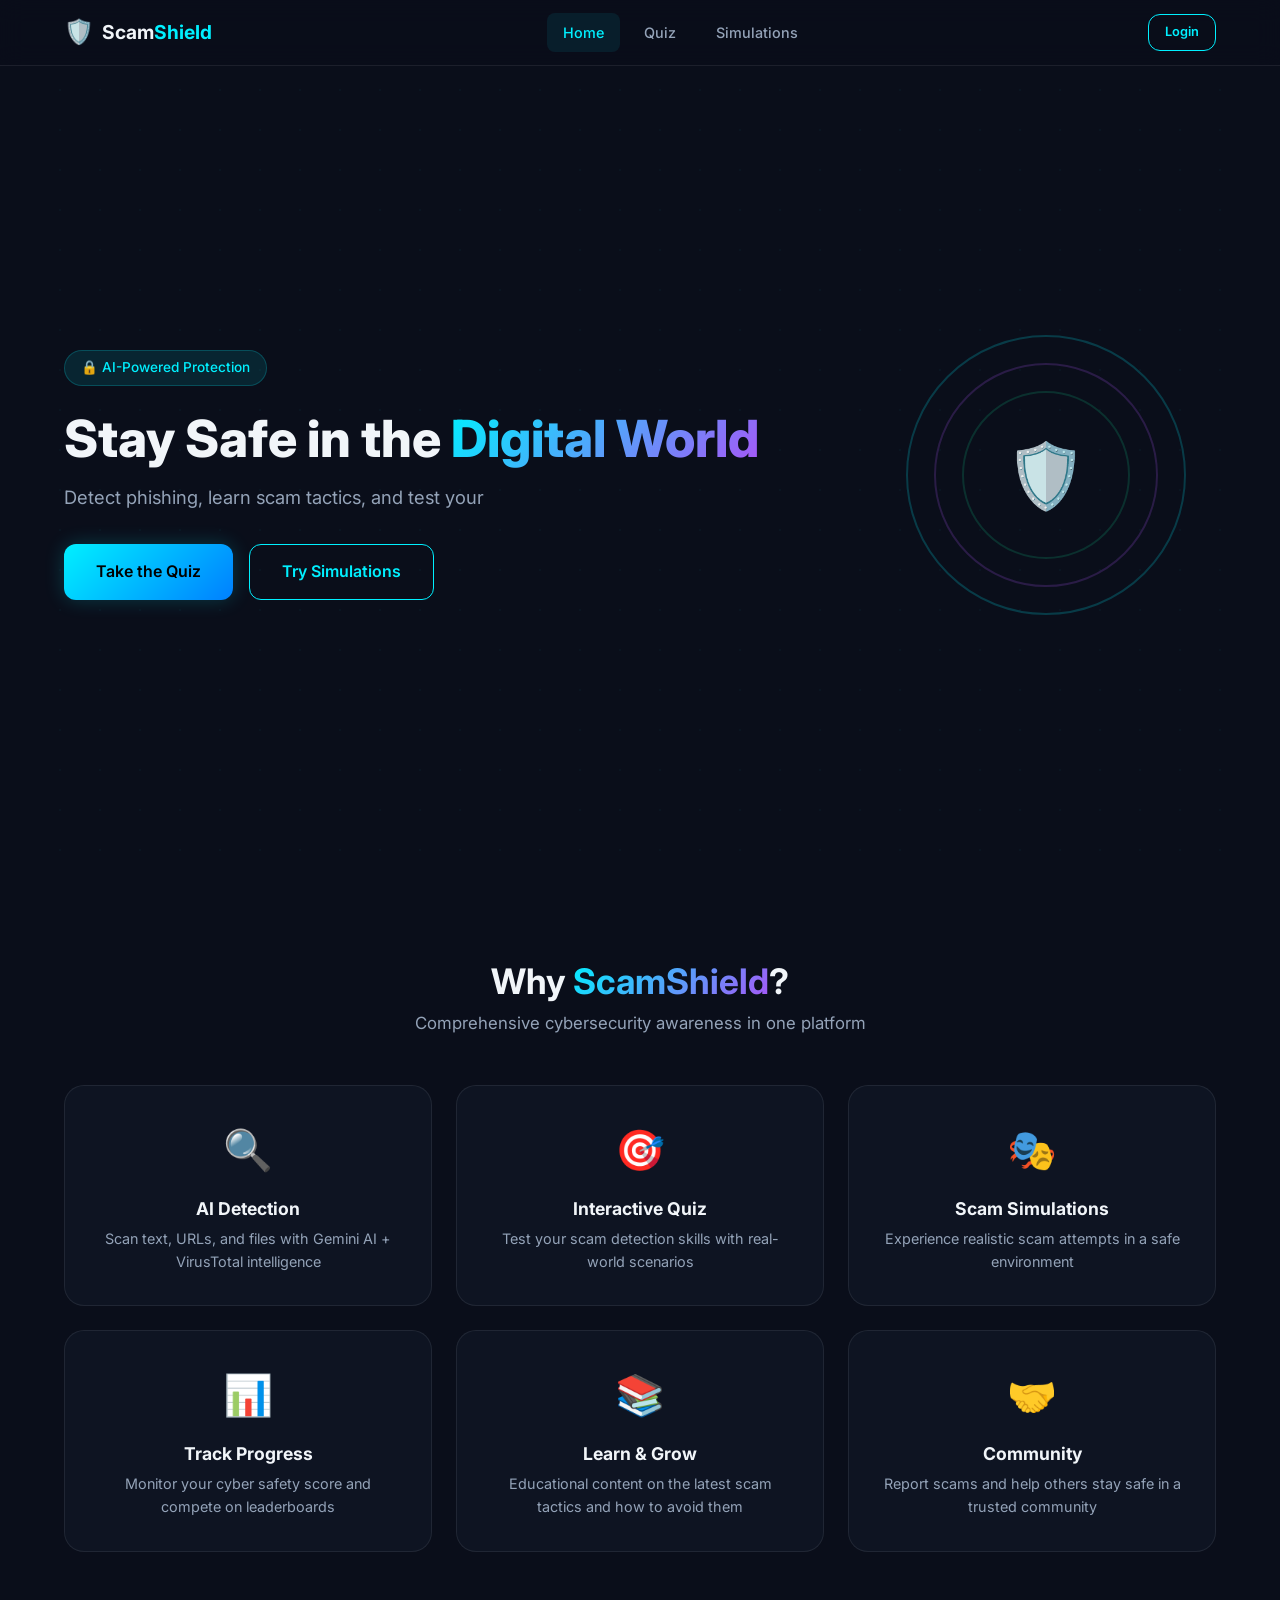
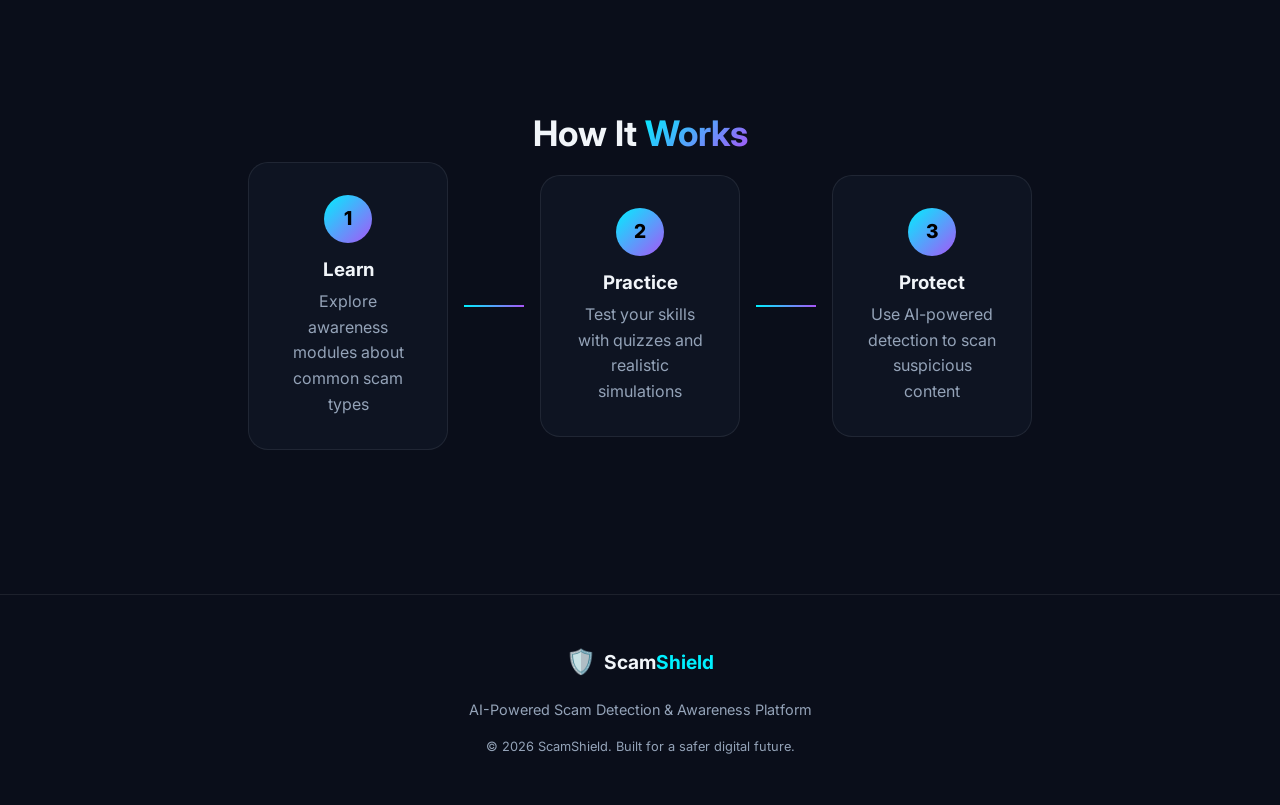
<file: frontend/index.html>
<!DOCTYPE html>
<html lang="en">
<head>
  <meta charset="UTF-8">
  <meta name="viewport" content="width=device-width, initial-scale=1.0">
  <title>ScamShield — AI-Powered Scam Detection & Awareness</title>
  <meta name="description" content="Protect yourself from online scams with AI-powered detection, interactive quizzes, and realistic simulations.">
  <link rel="preconnect" href="https://fonts.googleapis.com">
  <link href="https://fonts.googleapis.com/css2?family=Inter:wght@300;400;500;600;700;800&display=swap" rel="stylesheet">
  <link rel="stylesheet" href="css/style.css">
  <link rel="stylesheet" href="css/animations.css">
</head>
<body>

  <!-- ═══════ NAVBAR ═══════ -->
  <nav id="navbar" class="navbar">
    <div class="nav-container">
      <a href="#/" class="nav-logo">
        <span class="logo-icon">🛡️</span>
        <span class="logo-text">Scam<span class="logo-highlight">Shield</span></span>
      </a>
      <div class="nav-links" id="navLinks">
        <a href="#/" class="nav-link" data-page="landing">Home</a>
        <a href="#/quiz" class="nav-link" data-page="quiz">Quiz</a>
        <a href="#/simulate" class="nav-link" data-page="simulate">Simulations</a>
      </div>
      <div class="nav-actions">
        <div id="navAuth" class="nav-auth">
          <a href="#/login" class="btn btn-outline btn-sm" id="loginBtn">Login</a>
        </div>
        <div id="navUser" class="nav-user hidden">
          <a href="#/dashboard" class="btn btn-ghost btn-sm">Dashboard</a>
          <button class="btn btn-outline btn-sm" id="logoutBtn">Logout</button>
        </div>
        <button class="nav-toggle" id="navToggle" aria-label="Menu">
          <span></span><span></span><span></span>
        </button>
      </div>
    </div>
  </nav>

  <!-- ═══════ MAIN CONTENT ═══════ -->
  <main id="app"></main>

  <!-- ═══════ TOAST CONTAINER ═══════ -->
  <div id="toastContainer" class="toast-container"></div>

  <!-- ═══════════════════════════════════════════ -->
  <!-- PAGE TEMPLATES                              -->
  <!-- ═══════════════════════════════════════════ -->

  <!-- ── LANDING ── -->
  <template id="tpl-landing">
    <section class="landing">
      <!-- Hero -->
      <div class="hero">
        <div class="hero-bg-grid"></div>
        <div class="hero-content">
          <div class="hero-badge">🔒 AI-Powered Protection</div>
          <h1 class="hero-title">Stay Safe in the <span class="gradient-text">Digital World</span></h1>
          <p class="hero-sub" id="heroTyping"></p>
          <div class="hero-cta">
            <a href="#/quiz" class="btn btn-primary btn-lg">Take the Quiz</a>
            <a href="#/simulate" class="btn btn-outline btn-lg">Try Simulations</a>
          </div>
        </div>
        <div class="hero-visual">
          <div class="shield-anim">
            <div class="shield-ring ring-1"></div>
            <div class="shield-ring ring-2"></div>
            <div class="shield-ring ring-3"></div>
            <div class="shield-core">🛡️</div>
          </div>
        </div>
      </div>


      <!-- Features -->
      <div class="section" id="features">
        <h2 class="section-title">Why <span class="gradient-text">ScamShield</span>?</h2>
        <p class="section-sub">Comprehensive cybersecurity awareness in one platform</p>
        <div class="features-grid">
          <div class="feature-card" data-delay="0">
            <div class="feature-icon">🔍</div>
            <h3>AI Detection</h3>
            <p>Scan text, URLs, and files with Gemini AI + VirusTotal intelligence</p>
          </div>
          <div class="feature-card" data-delay="100">
            <div class="feature-icon">🎯</div>
            <h3>Interactive Quiz</h3>
            <p>Test your scam detection skills with real-world scenarios</p>
          </div>
          <div class="feature-card" data-delay="200">
            <div class="feature-icon">🎭</div>
            <h3>Scam Simulations</h3>
            <p>Experience realistic scam attempts in a safe environment</p>
          </div>
          <div class="feature-card" data-delay="300">
            <div class="feature-icon">📊</div>
            <h3>Track Progress</h3>
            <p>Monitor your cyber safety score and compete on leaderboards</p>
          </div>
          <div class="feature-card" data-delay="400">
            <div class="feature-icon">📚</div>
            <h3>Learn & Grow</h3>
            <p>Educational content on the latest scam tactics and how to avoid them</p>
          </div>
          <div class="feature-card" data-delay="500">
            <div class="feature-icon">🤝</div>
            <h3>Community</h3>
            <p>Report scams and help others stay safe in a trusted community</p>
          </div>
        </div>
      </div>

      <!-- How It Works -->
      <div class="section">
        <h2 class="section-title">How It <span class="gradient-text">Works</span></h2>
        <div class="steps">
          <div class="step"><div class="step-num">1</div><h3>Learn</h3><p>Explore awareness modules about common scam types</p></div>
          <div class="step-line"></div>
          <div class="step"><div class="step-num">2</div><h3>Practice</h3><p>Test your skills with quizzes and realistic simulations</p></div>
          <div class="step-line"></div>
          <div class="step"><div class="step-num">3</div><h3>Protect</h3><p>Use AI-powered detection to scan suspicious content</p></div>
        </div>
      </div>

      <!-- Footer -->
      <footer class="footer">
        <div class="footer-content">
          <div class="footer-brand">
            <span class="logo-icon">🛡️</span>
            <span class="logo-text">Scam<span class="logo-highlight">Shield</span></span>
            <p>AI-Powered Scam Detection & Awareness Platform</p>
          </div>
          <p class="footer-copy">&copy; 2026 ScamShield. Built for a safer digital future.</p>
        </div>
      </footer>
    </section>
  </template>

  <!-- ── AUTH ── -->
  <template id="tpl-login">
    <section class="auth-page">
      <div class="auth-card glass-card">
        <div class="auth-header">
          <span class="logo-icon" style="font-size:2.5rem">🛡️</span>
          <h1>Welcome to <span class="gradient-text">ScamShield</span></h1>
          <p>Sign in to track your progress</p>
        </div>
        <div class="auth-tabs">
          <button class="auth-tab active" data-tab="email">Email</button>
          <button class="auth-tab" data-tab="phone">Phone</button>
        </div>
        <!-- Email Flow -->
        <form id="emailForm" class="auth-form">
          <div class="form-group">
            <label for="authEmail">Email Address</label>
            <input type="email" id="authEmail" placeholder="you@example.com" required>
          </div>
          <div class="form-group hidden" id="emailCodeGroup">
            <label for="authEmailCode">Verification Code</label>
            <input type="text" id="authEmailCode" placeholder="6-digit code" maxlength="6">
          </div>
          <button type="submit" class="btn btn-primary btn-full" id="emailSubmitBtn">Send Code</button>
        </form>
        <!-- Phone Flow -->
        <form id="phoneForm" class="auth-form hidden">
          <div class="form-group">
            <label for="authPhone">Phone Number</label>
            <input type="tel" id="authPhone" placeholder="+91XXXXXXXXXX" required>
          </div>
          <div class="form-group hidden" id="otpCodeGroup">
            <label for="authOTP">OTP Code</label>
            <input type="text" id="authOTP" placeholder="6-digit OTP" maxlength="6">
          </div>
          <button type="submit" class="btn btn-primary btn-full" id="phoneSubmitBtn">Send OTP</button>
        </form>
        <div class="auth-divider"><span>or</span></div>
        <button class="btn btn-google btn-full" id="googleLoginBtn">
          <svg width="18" height="18" viewBox="0 0 18 18"><path fill="#4285F4" d="M17.64 9.2c0-.637-.057-1.251-.164-1.84H9v3.481h4.844a4.14 4.14 0 0 1-1.796 2.716v2.259h2.908c1.702-1.567 2.684-3.875 2.684-6.615z"/><path fill="#34A853" d="M9 18c2.43 0 4.467-.806 5.956-2.18l-2.908-2.259c-.806.54-1.837.86-3.048.86-2.344 0-4.328-1.584-5.036-3.711H.957v2.332A8.997 8.997 0 0 0 9 18z"/><path fill="#FBBC05" d="M3.964 10.71A5.41 5.41 0 0 1 3.682 9c0-.593.102-1.17.282-1.71V4.958H.957A8.997 8.997 0 0 0 0 9c0 1.452.348 2.827.957 4.042l3.007-2.332z"/><path fill="#EA4335" d="M9 3.58c1.321 0 2.508.454 3.44 1.345l2.582-2.58C13.463.891 11.426 0 9 0A8.997 8.997 0 0 0 .957 4.958L3.964 7.29C4.672 5.163 6.656 3.58 9 3.58z"/></svg>
          Continue with Google
        </button>
      </div>
    </section>
  </template>

  <!-- ── DASHBOARD ── -->
  <template id="tpl-dashboard">
    <section class="dashboard">
      <div class="dash-header">
        <div>
          <h1>Welcome back, <span class="gradient-text" id="dashName">User</span></h1>
          <p class="text-muted">Your cybersecurity command center</p>
        </div>
      </div>
      <div class="dash-stats">
        <div class="dash-stat-card">
          <div class="dash-stat-icon" style="color:var(--accent-cyan)">🔍</div>
          <div class="dash-stat-val" id="dashScans">0</div>
          <div class="dash-stat-lbl">Scans Run</div>
        </div>
        <div class="dash-stat-card">
          <div class="dash-stat-icon" style="color:var(--accent-purple)">🎯</div>
          <div class="dash-stat-val" id="dashQuizScore">0</div>
          <div class="dash-stat-lbl">Quiz Score</div>
        </div>
        <div class="dash-stat-card">
          <div class="dash-stat-icon" style="color:var(--accent-green)">🛡️</div>
          <div class="dash-stat-val" id="dashSafety">0</div>
          <div class="dash-stat-lbl">Safety Score</div>
        </div>
        <div class="dash-stat-card">
          <div class="dash-stat-icon" style="color:var(--accent-amber)">📋</div>
          <div class="dash-stat-val" id="dashReports">0</div>
          <div class="dash-stat-lbl">Reports Filed</div>
        </div>
      </div>

      <!-- Quick Scan -->
      <div class="dash-section">
        <h2>Quick Scan</h2>
        <div class="scan-box glass-card">
          <textarea id="scanInput" placeholder="Paste suspicious text, URL, or message here..." rows="3"></textarea>
          <button class="btn btn-primary" id="scanBtn">🔍 Analyze</button>
        </div>
        <div id="scanResult" class="scan-result hidden"></div>
      </div>

      <!-- Quick Actions -->
      <div class="dash-section">
        <h2>Quick Actions</h2>
        <div class="quick-actions">
          <a href="#/quiz" class="action-card"><span>🎯</span>Take Quiz</a>
          <a href="#/simulate" class="action-card"><span>🎭</span>Simulations</a>

        </div>
      </div>
    </section>
  </template>

  <!-- ── QUIZ ── -->
  <template id="tpl-quiz">
    <section class="quiz-page">
      <!-- Difficulty Picker -->
      <div id="quizPicker" class="quiz-picker">
        <h1 class="section-title">Cyber Awareness <span class="gradient-text">Quiz</span></h1>
        <p class="section-sub">Test your ability to spot online scams</p>
        <div class="difficulty-grid">
          <button class="diff-card" data-diff="easy">
            <span class="diff-icon">🟢</span>
            <h3>Easy</h3>
            <p>Basic scam awareness</p>
          </button>
          <button class="diff-card" data-diff="medium">
            <span class="diff-icon">🟡</span>
            <h3>Medium</h3>
            <p>Intermediate challenges</p>
          </button>
          <button class="diff-card" data-diff="hard">
            <span class="diff-icon">🔴</span>
            <h3>Hard</h3>
            <p>Expert-level scenarios</p>
          </button>
        </div>
      </div>
      <!-- Quiz Interface -->
      <div id="quizInterface" class="quiz-interface hidden">
        <div class="quiz-header">
          <div class="quiz-progress"><div class="quiz-progress-bar" id="quizProgressBar"></div></div>
          <div class="quiz-meta">
            <span id="quizCounter">1 / 10</span>
            <span class="quiz-timer" id="quizTimer">⏱ 30s</span>
          </div>
        </div>
        <div class="quiz-body glass-card">
          <p class="quiz-scenario" id="quizScenario"></p>
          <div class="quiz-options">
            <button class="quiz-opt" id="optA" data-opt="a"><span class="opt-label">A</span><span class="opt-text" id="optAText"></span></button>
            <button class="quiz-opt" id="optB" data-opt="b"><span class="opt-label">B</span><span class="opt-text" id="optBText"></span></button>
          </div>
          <div class="quiz-feedback hidden" id="quizFeedback"></div>
        </div>
      </div>
      <!-- Quiz Result -->
      <div id="quizResult" class="quiz-result hidden">
        <div class="result-card glass-card">
          <div class="result-icon" id="resultIcon">🏆</div>
          <h2 id="resultTitle">Great Job!</h2>
          <div class="result-score">
            <span class="result-num" id="resultScore">0</span><span class="result-pct">%</span>
          </div>
          <p id="resultMsg">You scored 8 out of 10</p>
          <div class="result-actions">
            <button class="btn btn-primary" id="retryQuiz">Try Again</button>
          </div>
        </div>
      </div>
    </section>
  </template>

  <!-- ── SIMULATIONS ── -->
  <template id="tpl-simulate">
    <section class="sim-page">
      <!-- Sim Selector -->
      <div id="simPicker">
        <h1 class="section-title">Scam <span class="gradient-text">Simulations</span></h1>
        <p class="section-sub">Experience realistic scam attempts in a safe environment. Can you spot the red flags?</p>
        <div class="sim-grid">
          <button class="sim-card" data-sim="phishing">
            <div class="sim-card-icon">📧</div>
            <h3>Phishing Email</h3>
            <p>Identify suspicious emails</p>
          </button>
          <button class="sim-card" data-sim="banking">
            <div class="sim-card-icon">🏦</div>
            <h3>Fake Banking</h3>
            <p>Spot fake login pages</p>
          </button>
          <button class="sim-card" data-sim="otp">
            <div class="sim-card-icon">💬</div>
            <h3>OTP Scam</h3>
            <p>Handle suspicious OTP requests</p>
          </button>
          <button class="sim-card" data-sim="social">
            <div class="sim-card-icon">📱</div>
            <h3>Social Media</h3>
            <p>Detect fake messages & offers</p>
          </button>
        </div>
      </div>
      <!-- Sim Container -->
      <div id="simContainer" class="sim-container hidden"></div>
    </section>
  </template>



  <!-- ═══════ SCRIPTS ═══════ -->
  <script src="js/utils.js"></script>
  <script src="js/api.js"></script>
  <script src="js/auth.js"></script>
  <script src="js/landing.js"></script>
  <script src="js/dashboard.js"></script>
  <script src="js/quiz.js"></script>
  <script src="js/simulation.js"></script>

  <script src="js/app.js"></script>
</body>
</html>
</file>
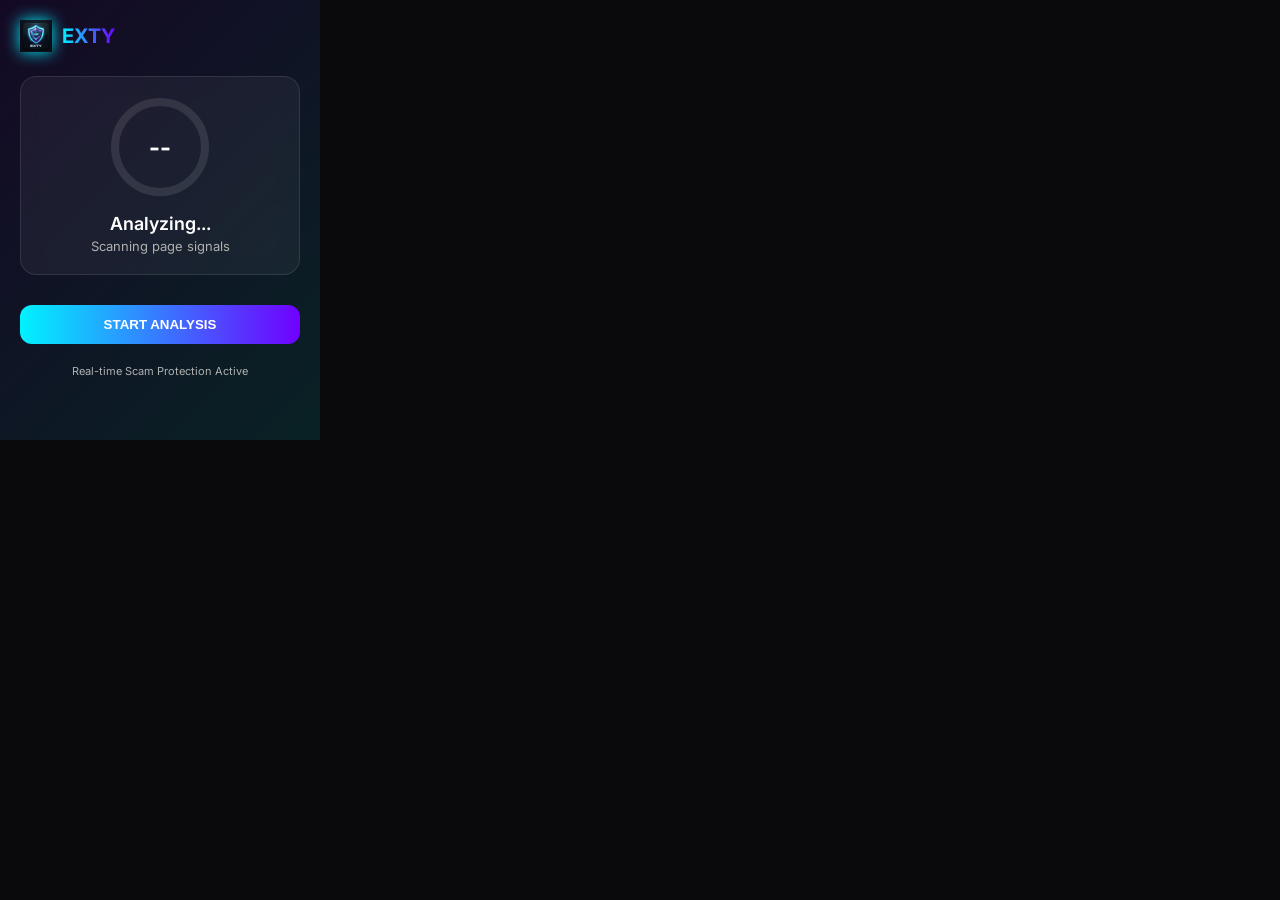
<file: Exty/popup.html>
<!DOCTYPE html>
<html lang="en">
<head>
    <meta charset="UTF-8">
    <meta name="viewport" content="width=device-width, initial-scale=1.0">
    <title>Exty Scam Detector</title>
    <link rel="stylesheet" href="styles.css">
</head>
<body>
    <div class="container">
        <header>
            <div style="display: flex; align-items: center; gap: 10px;">
                <img src="icons/icon48.png" alt="Exty Logo" class="logo">
                <h1>EXTY</h1>
            </div>
        </header>

        <div class="status-card">
            <div id="scanning-overlay" style="position: absolute; top: 0; left: 0; width: 100%; height: 100%; background: var(--bg); z-index: 10; display: flex; flex-direction: column; align-items: center; justify-content: center; border-radius: 16px; display: none;">
                <div class="exty-spinner" style="width: 40px; height: 40px; border: 3px solid rgba(0, 242, 255, 0.1); border-top: 3px solid var(--primary); border-radius: 50%; animation: extySpin 1s linear infinite; margin-bottom: 15px;"></div>
                <div style="color: var(--primary); font-weight: 600; font-size: 14px; letter-spacing: 1px;">CORE SCANNING...</div>
            </div>
            <div class="score-container">
                <svg class="score-svg" viewBox="0 0 100 100">
                    <circle class="score-bg" cx="50" cy="50" r="45"></circle>
                    <circle class="score-fill" cx="50" cy="50" r="45"></circle>
                </svg>
                <div class="score-text" id="score-val">--</div>
            </div>
            <div class="verdict" id="verdict-text">Analyzing...</div>
            <div id="risk-desc" style="font-size: 13px; color: var(--text-dim);">Scanning page signals</div>
        </div>

        <div class="reasons-list" id="reasons-container" style="display: none;">
            <div class="reasons-title">Flags Detected</div>
            <div id="reasons-items">
                <!-- Reasons will be injected here -->
            </div>
        </div>

        <button id="rescan-btn">START ANALYSIS</button>

        <div class="footer">
            Real-time Scam Protection Active
        </div>
    </div>
    <script src="popup.js"></script>
</body>
</html>
</file>
<file: frontend/css/style.css>
:root{--bg-primary:#0a0e1a;--bg-secondary:#111827;--bg-tertiary:#1a2035;--accent-cyan:#00f0ff;--accent-purple:#a855f7;--accent-green:#10b981;--accent-red:#ef4444;--accent-amber:#f59e0b;--text-primary:#f1f5f9;--text-secondary:#94a3b8;--glass-bg:rgba(17,24,39,.7);--glass-border:rgba(255,255,255,.08);--radius:12px;--radius-lg:20px;--shadow:0 8px 32px rgba(0,0,0,.4)}
*,*::before,*::after{margin:0;padding:0;box-sizing:border-box}
html{scroll-behavior:smooth;font-size:16px}
body{font-family:'Inter',sans-serif;background:var(--bg-primary);color:var(--text-secondary);line-height:1.6;min-height:100vh;overflow-x:hidden}
h1,h2,h3,h4{color:var(--text-primary);font-weight:700;line-height:1.2}
a{color:var(--accent-cyan);text-decoration:none;transition:color .2s}
a:hover{color:#5ef5ff}
.hidden{display:none!important}
.text-muted{color:var(--text-secondary)}
.gradient-text{background:linear-gradient(135deg,var(--accent-cyan),var(--accent-purple));-webkit-background-clip:text;-webkit-text-fill-color:transparent;background-clip:text}

/* Glass Card */
.glass-card{background:var(--glass-bg);border:1px solid var(--glass-border);border-radius:var(--radius-lg);backdrop-filter:blur(16px);-webkit-backdrop-filter:blur(16px);padding:2rem;transition:transform .3s,box-shadow .3s}
.glass-card:hover{transform:translateY(-2px);box-shadow:var(--shadow)}

/* Buttons */
.btn{display:inline-flex;align-items:center;justify-content:center;gap:.5rem;padding:.7rem 1.5rem;border-radius:var(--radius);font-family:inherit;font-size:.9rem;font-weight:600;cursor:pointer;transition:all .25s;border:none;text-decoration:none}
.btn-primary{background:linear-gradient(135deg,var(--accent-cyan),#0080ff);color:#000;box-shadow:0 0 20px rgba(0,240,255,.2)}
.btn-primary:hover{box-shadow:0 0 30px rgba(0,240,255,.4);transform:translateY(-2px)}
.btn-outline{background:transparent;color:var(--accent-cyan);border:1.5px solid var(--accent-cyan)}
.btn-outline:hover{background:rgba(0,240,255,.1);box-shadow:0 0 20px rgba(0,240,255,.15)}
.btn-ghost{background:rgba(255,255,255,.05);color:var(--text-primary);border:1px solid var(--glass-border)}
.btn-ghost:hover{background:rgba(255,255,255,.1)}
.btn-sm{padding:.45rem 1rem;font-size:.8rem}
.btn-lg{padding:.9rem 2rem;font-size:1rem}
.btn-full{width:100%}
.btn-google{background:#fff;color:#333;font-weight:500;border:1px solid #ddd}
.btn-google:hover{background:#f5f5f5;box-shadow:0 2px 8px rgba(0,0,0,.15)}

/* Navbar */
.navbar{position:fixed;top:0;left:0;right:0;z-index:100;padding:.8rem 0;background:rgba(10,14,26,.85);backdrop-filter:blur(12px);border-bottom:1px solid var(--glass-border);transition:background .3s}
.nav-container{max-width:1200px;margin:0 auto;padding:0 1.5rem;display:flex;align-items:center;justify-content:space-between}
.nav-logo{display:flex;align-items:center;gap:.5rem;text-decoration:none}
.logo-icon{font-size:1.5rem}
.logo-text{font-size:1.2rem;font-weight:700;color:var(--text-primary)}
.logo-highlight{color:var(--accent-cyan)}
.nav-links{display:flex;gap:.5rem}
.nav-link{padding:.5rem 1rem;border-radius:8px;color:var(--text-secondary);font-size:.9rem;font-weight:500;transition:all .2s}
.nav-link:hover,.nav-link.active{color:var(--accent-cyan);background:rgba(0,240,255,.08)}
.nav-actions{display:flex;align-items:center;gap:.75rem}
.nav-toggle{display:none;flex-direction:column;gap:4px;background:none;border:none;cursor:pointer;padding:4px}
.nav-toggle span{display:block;width:22px;height:2px;background:var(--text-primary);border-radius:2px;transition:.3s}

/* Toast */
.toast-container{position:fixed;top:80px;right:20px;z-index:999;display:flex;flex-direction:column;gap:.5rem}
.toast{padding:1rem 1.5rem;border-radius:var(--radius);color:#fff;font-size:.9rem;font-weight:500;animation:slideDown .3s ease;box-shadow:var(--shadow)}
.toast-success{background:linear-gradient(135deg,#059669,#10b981);border-left:4px solid #34d399}
.toast-error{background:linear-gradient(135deg,#dc2626,#ef4444);border-left:4px solid #f87171}
.toast-info{background:linear-gradient(135deg,#0284c7,#0ea5e9);border-left:4px solid #38bdf8}

/* Section */
.section{max-width:1200px;margin:0 auto;padding:5rem 1.5rem}
.section-title{font-size:2.2rem;text-align:center;margin-bottom:.5rem}
.section-sub{text-align:center;color:var(--text-secondary);margin-bottom:3rem;font-size:1.05rem}

/* Form */
.form-group{margin-bottom:1.25rem}
.form-group label{display:block;margin-bottom:.4rem;font-size:.85rem;font-weight:500;color:var(--text-primary)}
.form-group input,.form-group textarea,.form-group select{width:100%;padding:.75rem 1rem;background:rgba(255,255,255,.05);border:1.5px solid var(--glass-border);border-radius:var(--radius);color:var(--text-primary);font-family:inherit;font-size:.95rem;transition:border .2s,box-shadow .2s}
.form-group input:focus,.form-group textarea:focus{outline:none;border-color:var(--accent-cyan);box-shadow:0 0 0 3px rgba(0,240,255,.1)}
.form-group textarea{resize:vertical}

/* ══════ LANDING ══════ */
.landing{padding-top:70px}
.hero{display:flex;align-items:center;justify-content:space-between;min-height:90vh;max-width:1200px;margin:0 auto;padding:2rem 1.5rem;position:relative;overflow:hidden}
.hero-bg-grid{position:absolute;inset:0;background-image:radial-gradient(rgba(0,240,255,.06) 1px,transparent 1px);background-size:40px 40px;opacity:.5}
.hero-content{flex:1;z-index:1;animation:fadeIn .8s ease}
.hero-badge{display:inline-block;padding:.4rem 1rem;border-radius:20px;background:rgba(0,240,255,.1);border:1px solid rgba(0,240,255,.2);color:var(--accent-cyan);font-size:.85rem;font-weight:500;margin-bottom:1.5rem}
.hero-title{font-size:3.2rem;font-weight:800;line-height:1.1;margin-bottom:1rem}
.hero-sub{font-size:1.15rem;color:var(--text-secondary);margin-bottom:2rem;min-height:1.8rem}
.hero-cta{display:flex;gap:1rem;flex-wrap:wrap}
.hero-visual{flex:0 0 340px;display:flex;justify-content:center;z-index:1}
.shield-anim{position:relative;width:280px;height:280px;display:flex;align-items:center;justify-content:center}
.shield-ring{position:absolute;border-radius:50%;border:2px solid transparent}
.ring-1{width:100%;height:100%;border-color:rgba(0,240,255,.2);animation:ring1 8s linear infinite}
.ring-2{width:80%;height:80%;border-color:rgba(168,85,247,.2);animation:ring2 6s linear infinite}
.ring-3{width:60%;height:60%;border-color:rgba(16,185,129,.2);animation:ring3 10s linear infinite}
.shield-core{font-size:4rem;animation:float 3s ease-in-out infinite}

.stats-bar{display:grid;grid-template-columns:repeat(4,1fr);gap:1.5rem;max-width:1000px;margin:-3rem auto 0;padding:2rem;position:relative;z-index:2;background:var(--glass-bg);border:1px solid var(--glass-border);border-radius:var(--radius-lg);backdrop-filter:blur(16px)}
.stat-item{text-align:center}
.stat-num{display:block;font-size:2rem;font-weight:800;color:var(--accent-cyan);margin-bottom:.25rem}
.stat-label{font-size:.8rem;color:var(--text-secondary);text-transform:uppercase;letter-spacing:.5px}

.features-grid{display:grid;grid-template-columns:repeat(3,1fr);gap:1.5rem}
.feature-card{background:var(--glass-bg);border:1px solid var(--glass-border);border-radius:var(--radius-lg);padding:2rem;text-align:center;transition:all .3s;cursor:default;animation:fadeInUp .6s ease both}
.feature-card:hover{border-color:rgba(0,240,255,.3);box-shadow:0 0 30px rgba(0,240,255,.1);transform:translateY(-4px)}
.feature-icon{font-size:2.5rem;margin-bottom:1rem}
.feature-card h3{font-size:1.1rem;margin-bottom:.5rem}
.feature-card p{font-size:.9rem;color:var(--text-secondary)}

.steps{display:flex;align-items:center;justify-content:center;gap:1rem;flex-wrap:wrap}
.step{text-align:center;flex:0 0 200px;padding:2rem;background:var(--glass-bg);border:1px solid var(--glass-border);border-radius:var(--radius-lg)}
.step-num{width:48px;height:48px;margin:0 auto 1rem;display:flex;align-items:center;justify-content:center;border-radius:50%;background:linear-gradient(135deg,var(--accent-cyan),var(--accent-purple));color:#000;font-weight:800;font-size:1.2rem}
.step h3{margin-bottom:.5rem}
.step-line{width:60px;height:2px;background:linear-gradient(90deg,var(--accent-cyan),var(--accent-purple));flex-shrink:0}

.footer{margin-top:4rem;padding:3rem 1.5rem;border-top:1px solid var(--glass-border);text-align:center}
.footer-content{max-width:1200px;margin:0 auto}
.footer-brand{margin-bottom:1rem;display:flex;align-items:center;justify-content:center;gap:.5rem;flex-wrap:wrap}
.footer-brand p{width:100%;color:var(--text-secondary);font-size:.9rem;margin-top:.5rem}
.footer-copy{color:var(--text-secondary);font-size:.8rem}

/* ══════ AUTH ══════ */
.auth-page{min-height:100vh;display:flex;align-items:center;justify-content:center;padding:5rem 1.5rem;background:radial-gradient(ellipse at top,rgba(0,240,255,.04),transparent 60%)}
.auth-card{max-width:420px;width:100%}
.auth-header{text-align:center;margin-bottom:2rem}
.auth-header h1{font-size:1.5rem;margin:.75rem 0 .25rem}
.auth-header p{color:var(--text-secondary);font-size:.9rem}
.auth-tabs{display:flex;gap:.5rem;margin-bottom:1.5rem}
.auth-tab{flex:1;padding:.6rem;background:rgba(255,255,255,.05);border:1px solid var(--glass-border);border-radius:var(--radius);color:var(--text-secondary);font-family:inherit;font-size:.9rem;font-weight:500;cursor:pointer;transition:.2s}
.auth-tab.active{background:rgba(0,240,255,.1);color:var(--accent-cyan);border-color:rgba(0,240,255,.3)}
.auth-divider{display:flex;align-items:center;gap:1rem;margin:1.5rem 0;color:var(--text-secondary);font-size:.85rem}
.auth-divider::before,.auth-divider::after{content:'';flex:1;height:1px;background:var(--glass-border)}


/* ══════ DASHBOARD ══════ */
.dashboard{max-width:1100px;margin:0 auto;padding:6rem 1.5rem 3rem}
.dash-header{margin-bottom:2rem}
.dash-header h1{font-size:1.8rem}
.dash-stats{display:grid;grid-template-columns:repeat(4,1fr);gap:1rem;margin-bottom:2.5rem}
.dash-stat-card{background:var(--glass-bg);border:1px solid var(--glass-border);border-radius:var(--radius-lg);padding:1.5rem;text-align:center;transition:all .3s}
.dash-stat-card:hover{border-color:rgba(0,240,255,.2);transform:translateY(-2px)}
.dash-stat-icon{font-size:1.8rem;margin-bottom:.5rem}
.dash-stat-val{font-size:2rem;font-weight:800;color:var(--text-primary)}
.dash-stat-lbl{font-size:.8rem;color:var(--text-secondary);text-transform:uppercase;letter-spacing:.5px;margin-top:.25rem}
.dash-section{margin-bottom:2.5rem}
.dash-section h2{font-size:1.3rem;margin-bottom:1rem}
.scan-box{display:flex;gap:1rem;align-items:flex-end}
.scan-box textarea{flex:1;background:rgba(255,255,255,.05);border:1.5px solid var(--glass-border);border-radius:var(--radius);padding:.75rem 1rem;color:var(--text-primary);font-family:inherit;font-size:.95rem;resize:vertical}
.scan-box textarea:focus{outline:none;border-color:var(--accent-cyan);box-shadow:0 0 0 3px rgba(0,240,255,.1)}
.scan-result{margin-top:1.5rem;animation:fadeIn .5s ease}
.scan-result .result-box{background:var(--glass-bg);border:1px solid var(--glass-border);border-radius:var(--radius-lg);padding:1.5rem}
.risk-badge{display:inline-block;padding:.3rem .8rem;border-radius:20px;font-size:.8rem;font-weight:600;text-transform:uppercase}
.risk-safe{background:rgba(16,185,129,.15);color:var(--accent-green);border:1px solid rgba(16,185,129,.3)}
.risk-low{background:rgba(59,130,246,.15);color:#3b82f6;border:1px solid rgba(59,130,246,.3)}
.risk-medium{background:rgba(245,158,11,.15);color:var(--accent-amber);border:1px solid rgba(245,158,11,.3)}
.risk-high{background:rgba(239,68,68,.15);color:var(--accent-red);border:1px solid rgba(239,68,68,.3)}
.risk-critical{background:rgba(239,68,68,.25);color:#ff6b6b;border:1px solid rgba(239,68,68,.5)}
.risk-score-bar{height:8px;border-radius:4px;background:rgba(255,255,255,.1);margin:1rem 0;overflow:hidden}
.risk-score-fill{height:100%;border-radius:4px;transition:width .8s ease}
.quick-actions{display:grid;grid-template-columns:repeat(3,1fr);gap:1rem}
.action-card{display:flex;flex-direction:column;align-items:center;gap:.5rem;padding:1.5rem;background:var(--glass-bg);border:1px solid var(--glass-border);border-radius:var(--radius-lg);text-align:center;font-weight:600;color:var(--text-primary);transition:all .3s;font-size:.95rem}
.action-card span{font-size:2rem}
.action-card:hover{border-color:rgba(0,240,255,.3);transform:translateY(-3px);box-shadow:0 0 20px rgba(0,240,255,.1)}

/* ══════ QUIZ ══════ */
.quiz-page{max-width:800px;margin:0 auto;padding:6rem 1.5rem 3rem}
.quiz-picker{text-align:center}
.difficulty-grid{display:grid;grid-template-columns:repeat(3,1fr);gap:1.5rem;margin-top:2rem}
.diff-card{background:var(--glass-bg);border:1.5px solid var(--glass-border);border-radius:var(--radius-lg);padding:2rem 1.5rem;cursor:pointer;transition:all .3s;text-align:center;font-family:inherit;color:var(--text-primary)}
.diff-card:hover{border-color:rgba(0,240,255,.3);transform:translateY(-4px);box-shadow:0 0 25px rgba(0,240,255,.12)}
.diff-icon{font-size:2.5rem;margin-bottom:.75rem;display:block}
.diff-card h3{font-size:1.15rem;margin-bottom:.3rem}
.diff-card p{font-size:.85rem;color:var(--text-secondary)}
.quiz-interface{animation:fadeIn .5s ease}
.quiz-header{margin-bottom:1.5rem}
.quiz-progress{height:6px;background:rgba(255,255,255,.1);border-radius:3px;overflow:hidden;margin-bottom:.75rem}
.quiz-progress-bar{height:100%;background:linear-gradient(90deg,var(--accent-cyan),var(--accent-purple));border-radius:3px;transition:width .4s ease}
.quiz-meta{display:flex;justify-content:space-between;font-size:.9rem;color:var(--text-secondary)}
.quiz-timer{color:var(--accent-amber);font-weight:600}
.quiz-body{text-align:center}
.quiz-scenario{font-size:1.1rem;color:var(--text-primary);line-height:1.7;margin-bottom:2rem}
.quiz-options{display:flex;flex-direction:column;gap:1rem}
.quiz-opt{display:flex;align-items:center;gap:1rem;padding:1rem 1.5rem;background:rgba(255,255,255,.04);border:1.5px solid var(--glass-border);border-radius:var(--radius);cursor:pointer;transition:all .25s;font-family:inherit;font-size:1rem;color:var(--text-primary);text-align:left;width:100%}
.quiz-opt:hover{border-color:rgba(0,240,255,.4);background:rgba(0,240,255,.06)}
.opt-label{width:36px;height:36px;display:flex;align-items:center;justify-content:center;border-radius:50%;background:rgba(0,240,255,.1);color:var(--accent-cyan);font-weight:700;font-size:.9rem;flex-shrink:0}
.quiz-opt.correct{border-color:var(--accent-green);background:rgba(16,185,129,.1)}
.quiz-opt.correct .opt-label{background:var(--accent-green);color:#000}
.quiz-opt.wrong{border-color:var(--accent-red);background:rgba(239,68,68,.1);animation:shake .5s ease}
.quiz-opt.wrong .opt-label{background:var(--accent-red);color:#fff}
.quiz-opt.disabled{pointer-events:none;opacity:.7}
.quiz-feedback{margin-top:1.5rem;padding:1rem;border-radius:var(--radius);font-size:.95rem;animation:fadeIn .3s ease}
.quiz-feedback.correct-fb{background:rgba(16,185,129,.1);border:1px solid rgba(16,185,129,.3);color:var(--accent-green)}
.quiz-feedback.wrong-fb{background:rgba(239,68,68,.1);border:1px solid rgba(239,68,68,.3);color:#f87171}

.quiz-result{text-align:center;animation:fadeIn .6s ease}
.result-card{max-width:480px;margin:0 auto;text-align:center}
.result-icon{font-size:4rem;margin-bottom:1rem}
.result-score{font-size:4rem;font-weight:800;color:var(--accent-cyan);margin:.5rem 0}
.result-pct{font-size:2rem;color:var(--accent-cyan)}
.result-actions{display:flex;gap:1rem;justify-content:center;margin-top:2rem}

/* ══════ SIMULATIONS ══════ */
.sim-page{max-width:1000px;margin:0 auto;padding:6rem 1.5rem 3rem}
.sim-grid{display:grid;grid-template-columns:repeat(2,1fr);gap:1.5rem;margin-top:2rem}
.sim-card{background:var(--glass-bg);border:1.5px solid var(--glass-border);border-radius:var(--radius-lg);padding:2rem;text-align:center;cursor:pointer;transition:all .3s;font-family:inherit;color:var(--text-primary)}
.sim-card:hover{border-color:rgba(0,240,255,.3);transform:translateY(-4px);box-shadow:0 0 25px rgba(0,240,255,.12)}
.sim-card-icon{font-size:3rem;margin-bottom:1rem}
.sim-card h3{font-size:1.15rem;margin-bottom:.4rem}
.sim-card p{font-size:.9rem;color:var(--text-secondary)}
.sim-container{animation:fadeIn .5s ease}
.sim-back{margin-bottom:1.5rem}

/* Sim Email */
.sim-email{background:var(--bg-secondary);border:1px solid var(--glass-border);border-radius:var(--radius-lg);overflow:hidden}
.email-toolbar{padding:.75rem 1rem;background:rgba(255,255,255,.03);border-bottom:1px solid var(--glass-border);display:flex;align-items:center;gap:.5rem;font-size:.8rem;color:var(--text-secondary)}
.email-header{padding:1.25rem 1.5rem;border-bottom:1px solid var(--glass-border)}
.email-header h3{font-size:1rem;margin-bottom:.5rem}
.email-meta{font-size:.8rem;color:var(--text-secondary)}
.email-meta span{margin-right:1rem}
.email-body{padding:1.5rem;line-height:1.7;font-size:.95rem}
.email-body .red-flag{background:rgba(239,68,68,.1);border:1px dashed rgba(239,68,68,.3);border-radius:4px;padding:0 4px;cursor:help;position:relative}
.email-body a.suspicious-link{color:var(--accent-amber);text-decoration:underline;cursor:pointer}
.sim-actions{display:flex;gap:1rem;margin-top:1.5rem;flex-wrap:wrap}

/* Sim Banking */
.sim-bank{background:#fff;border-radius:var(--radius-lg);overflow:hidden;max-width:500px;margin:0 auto;color:#333}
.bank-header{padding:1rem 1.5rem;background:linear-gradient(135deg,#1a4a8a,#2563eb);color:#fff;display:flex;align-items:center;gap:.75rem}
.bank-header h3{font-size:1.1rem}
.bank-body{padding:2rem 1.5rem}
.bank-body .form-group{margin-bottom:1rem}
.bank-body label{display:block;margin-bottom:.3rem;font-size:.85rem;font-weight:500;color:#555}
.bank-body input{width:100%;padding:.7rem;border:1.5px solid #ddd;border-radius:8px;font-size:.95rem;font-family:inherit}
.bank-body input:focus{outline:none;border-color:#2563eb}
.bank-submit{width:100%;padding:.8rem;background:#2563eb;color:#fff;border:none;border-radius:8px;font-size:1rem;font-weight:600;cursor:pointer;margin-top:.5rem}
.bank-notice{font-size:.75rem;color:#999;text-align:center;margin-top:1rem}
.bank-red-flags{margin-top:1rem;padding:1rem;background:#fff3cd;border-radius:8px;font-size:.85rem;color:#856404}

/* Sim Chat */
.sim-chat{max-width:500px;margin:0 auto}
.chat-window{background:var(--bg-secondary);border:1px solid var(--glass-border);border-radius:var(--radius-lg);overflow:hidden}
.chat-header{padding:.75rem 1rem;background:rgba(0,240,255,.05);border-bottom:1px solid var(--glass-border);display:flex;align-items:center;gap:.75rem}
.chat-avatar{width:36px;height:36px;border-radius:50%;background:var(--accent-purple);display:flex;align-items:center;justify-content:center;font-size:1rem}
.chat-name{font-weight:600;color:var(--text-primary);font-size:.95rem}
.chat-messages{padding:1rem;min-height:300px;max-height:400px;overflow-y:auto;display:flex;flex-direction:column;gap:.75rem}
.chat-msg{max-width:80%;padding:.75rem 1rem;border-radius:12px;font-size:.9rem;line-height:1.5;animation:fadeIn .3s ease}
.chat-msg.incoming{background:rgba(255,255,255,.06);border:1px solid var(--glass-border);align-self:flex-start;border-bottom-left-radius:4px}
.chat-msg.outgoing{background:rgba(0,240,255,.1);border:1px solid rgba(0,240,255,.2);align-self:flex-end;border-bottom-right-radius:4px;color:var(--text-primary)}
.chat-choices{padding:1rem;border-top:1px solid var(--glass-border);display:flex;flex-direction:column;gap:.5rem}
.chat-choice{padding:.6rem 1rem;background:rgba(255,255,255,.05);border:1px solid var(--glass-border);border-radius:var(--radius);cursor:pointer;font-family:inherit;font-size:.9rem;color:var(--text-primary);transition:all .2s;text-align:left}
.chat-choice:hover{border-color:rgba(0,240,255,.3);background:rgba(0,240,255,.06)}

/* Sim Social */
.sim-social{max-width:500px;margin:0 auto;background:var(--bg-secondary);border:1px solid var(--glass-border);border-radius:var(--radius-lg);overflow:hidden}
.social-header{padding:.75rem 1rem;display:flex;align-items:center;gap:.75rem;border-bottom:1px solid var(--glass-border)}
.social-pfp{width:40px;height:40px;border-radius:50%;background:linear-gradient(135deg,#f59e0b,#ef4444);display:flex;align-items:center;justify-content:center;font-size:1.2rem}
.social-info h4{font-size:.95rem;color:var(--text-primary)}
.social-info p{font-size:.75rem;color:var(--text-secondary)}
.social-body{padding:1.5rem;font-size:.95rem;line-height:1.7}
.social-body img{width:100%;border-radius:8px;margin:1rem 0}

/* Sim Feedback */
.sim-feedback{margin-top:2rem;animation:fadeIn .5s ease}
.sim-feedback .glass-card{border-left:4px solid var(--accent-cyan)}
.sim-feedback h3{margin-bottom:.75rem;font-size:1.1rem}
.sim-feedback ul{list-style:none;padding:0}
.sim-feedback li{padding:.5rem 0;padding-left:1.5rem;position:relative;font-size:.9rem}
.sim-feedback li::before{content:'⚠️';position:absolute;left:0;font-size:.8rem}

/* ══════ LEADERBOARD ══════ */
.lb-page{max-width:800px;margin:0 auto;padding:6rem 1.5rem 3rem;text-align:center}
.podium{display:flex;justify-content:center;align-items:flex-end;gap:1rem;margin:2rem 0 3rem;min-height:200px}
.podium-item{background:var(--glass-bg);border:1px solid var(--glass-border);border-radius:var(--radius-lg) var(--radius-lg) 0 0;padding:1.5rem 1.5rem .75rem;text-align:center;min-width:140px;transition:all .3s}
.podium-item.gold{border-color:rgba(245,158,11,.4);box-shadow:0 0 30px rgba(245,158,11,.15);order:1}
.podium-item.silver{order:0}
.podium-item.bronze{order:2}
.podium-rank{font-size:2rem;margin-bottom:.5rem}
.podium-name{font-weight:600;color:var(--text-primary);font-size:.95rem;margin-bottom:.25rem}
.podium-score{font-size:1.5rem;font-weight:800;color:var(--accent-cyan)}
.lb-list{text-align:left}
.lb-row{display:flex;align-items:center;gap:1rem;padding:.8rem 1rem;border-bottom:1px solid var(--glass-border);transition:background .2s}
.lb-row:last-child{border-bottom:none}
.lb-row:hover{background:rgba(0,240,255,.03)}
.lb-rank{width:32px;font-weight:700;color:var(--text-secondary);text-align:center;font-size:.95rem}
.lb-name{flex:1;font-weight:500;color:var(--text-primary)}
.lb-pts{font-weight:700;color:var(--accent-cyan);font-size:1rem}
.lb-loading{text-align:center;padding:2rem;color:var(--text-secondary)}

/* ══════ RESPONSIVE ══════ */
@media(max-width:768px){
.hero{flex-direction:column;text-align:center;padding-top:4rem}
.hero-title{font-size:2.2rem}
.hero-cta{justify-content:center}
.hero-visual{flex:none;margin-top:2rem}
.shield-anim{width:200px;height:200px}
.shield-core{font-size:3rem}
.stats-bar{grid-template-columns:repeat(2,1fr);margin-top:2rem}
.features-grid{grid-template-columns:1fr}
.steps{flex-direction:column}
.step-line{width:2px;height:30px;background:linear-gradient(180deg,var(--accent-cyan),var(--accent-purple))}
.nav-links{display:none;position:absolute;top:100%;left:0;right:0;flex-direction:column;background:rgba(10,14,26,.95);padding:1rem;border-bottom:1px solid var(--glass-border);backdrop-filter:blur(12px)}
.nav-links.open{display:flex}
.nav-toggle{display:flex}
.dash-stats{grid-template-columns:repeat(2,1fr)}
.quick-actions{grid-template-columns:1fr}
.difficulty-grid{grid-template-columns:1fr}
.sim-grid{grid-template-columns:1fr}
.podium{flex-direction:column;align-items:center}
.podium-item{order:unset!important;min-width:200px}
.scan-box{flex-direction:column}
}
@media(max-width:480px){
.hero-title{font-size:1.8rem}
.stats-bar{grid-template-columns:1fr;gap:1rem}
.section-title{font-size:1.6rem}
.dash-stats{grid-template-columns:1fr}
}
</file>
<file: frontend/css/animations.css>
@keyframes fadeIn{from{opacity:0;transform:translateY(20px)}to{opacity:1;transform:translateY(0)}}
@keyframes fadeInUp{from{opacity:0;transform:translateY(40px)}to{opacity:1;transform:translateY(0)}}
@keyframes slideIn{from{opacity:0;transform:translateX(-20px)}to{opacity:1;transform:translateX(0)}}
@keyframes pulse{0%,100%{opacity:1}50%{opacity:.5}}
@keyframes glow{0%,100%{box-shadow:0 0 5px var(--accent-cyan),0 0 20px rgba(0,240,255,.15)}50%{box-shadow:0 0 20px var(--accent-cyan),0 0 40px rgba(0,240,255,.3)}}
@keyframes spin{to{transform:rotate(360deg)}}
@keyframes ring1{0%{transform:rotate(0) scale(1);opacity:.3}50%{transform:rotate(180deg) scale(1.1);opacity:.6}100%{transform:rotate(360deg) scale(1);opacity:.3}}
@keyframes ring2{0%{transform:rotate(0) scale(1);opacity:.2}50%{transform:rotate(-180deg) scale(1.15);opacity:.5}100%{transform:rotate(-360deg) scale(1);opacity:.2}}
@keyframes ring3{0%{transform:rotate(0);opacity:.15}100%{transform:rotate(360deg);opacity:.15}}
@keyframes float{0%,100%{transform:translateY(0)}50%{transform:translateY(-10px)}}
@keyframes shake{0%,100%{transform:translateX(0)}20%,60%{transform:translateX(-5px)}40%,80%{transform:translateX(5px)}}
@keyframes bounceIn{0%{transform:scale(.3);opacity:0}50%{transform:scale(1.05)}70%{transform:scale(.95)}100%{transform:scale(1);opacity:1}}
@keyframes shimmer{0%{background-position:-200% 0}100%{background-position:200% 0}}
@keyframes countUp{from{opacity:0;transform:translateY(10px)}to{opacity:1;transform:translateY(0)}}
@keyframes slideDown{from{opacity:0;transform:translateY(-10px)}to{opacity:1;transform:translateY(0)}}
@keyframes progressFill{from{width:0}to{width:var(--fill)}}
.animate-fade{animation:fadeIn .6s ease both}
.animate-fade-up{animation:fadeInUp .6s ease both}
.animate-slide{animation:slideIn .5s ease both}
.animate-bounce{animation:bounceIn .6s ease both}
.animate-shake{animation:shake .5s ease}
.animate-pulse{animation:pulse 2s ease infinite}
.animate-float{animation:float 3s ease-in-out infinite}
.animate-glow{animation:glow 2s ease-in-out infinite}
</file>
<file: Exty/styles.css>
@import url('https://fonts.googleapis.com/css2?family=Inter:wght@300;400;600;700&display=swap');

:root {
    --primary: #00f2ff;
    --secondary: #7000ff;
    --bg: #0a0a0c;
    --card-bg: rgba(255, 255, 255, 0.05);
    --safe: #4CAF50;
    --suspicious: #FF9800;
    --scam: #F44336;
    --text: #ffffff;
    --text-dim: #b0b0b0;
}

body {
    width: 320px;
    margin: 0;
    padding: 0;
    font-family: 'Inter', sans-serif;
    background-color: var(--bg);
    color: var(--text);
    overflow: hidden;
}

.container {
    padding: 20px;
    background: linear-gradient(135deg, rgba(112, 0, 255, 0.1) 0%, rgba(0, 242, 255, 0.1) 100%);
    border-radius: 0;
    min-height: 400px;
}

header {
    display: flex;
    align-items: center;
    gap: 12px;
    margin-bottom: 24px;
}

.logo {
    width: 32px;
    height: 32px;
    filter: drop-shadow(0 0 8px var(--primary));
}

h1 {
    font-size: 20px;
    font-weight: 700;
    margin: 0;
    background: linear-gradient(to right, var(--primary), var(--secondary));
    -webkit-background-clip: text;
    -webkit-text-fill-color: transparent;
}

.status-card {
    background: var(--card-bg);
    backdrop-filter: blur(10px);
    border: 1px solid rgba(255, 255, 255, 0.1);
    border-radius: 16px;
    padding: 20px;
    text-align: center;
    margin-bottom: 20px;
    transition: all 0.3s ease;
}

.score-container {
    position: relative;
    width: 100px;
    height: 100px;
    margin: 0 auto 16px;
}

.score-svg {
    transform: rotate(-90deg);
}

.score-bg {
    fill: none;
    stroke: rgba(255, 255, 255, 0.1);
    stroke-width: 8;
}

.score-fill {
    fill: none;
    stroke: var(--primary);
    stroke-width: 8;
    stroke-linecap: round;
    stroke-dasharray: 283;
    stroke-dashoffset: 283;
    transition: stroke-dashoffset 1s ease-out;
}

.score-text {
    position: absolute;
    top: 50%;
    left: 50%;
    transform: translate(-50%, -50%);
    font-size: 24px;
    font-weight: 700;
}

.verdict {
    font-size: 18px;
    font-weight: 600;
    margin-bottom: 4px;
}

.verdict.safe { color: var(--safe); }
.verdict.suspicious { color: var(--suspicious); }
.verdict.scam { color: var(--scam); }

.reasons-list {
    text-align: left;
    margin-top: 16px;
}

.reasons-title {
    font-size: 12px;
    text-transform: uppercase;
    color: var(--text-dim);
    letter-spacing: 1px;
    margin-bottom: 8px;
}

.reason-item {
    font-size: 13px;
    line-height: 1.4;
    background: rgba(255, 255, 255, 0.05);
    padding: 10px 14px;
    border-radius: 10px;
    margin-bottom: 8px;
    border-left: 3px solid var(--primary);
    animation: slideIn 0.3s ease-out forwards;
    opacity: 0;
    text-align: left;
}

@keyframes slideIn {
    from { transform: translateX(-10px); opacity: 0; }
    to { transform: translateX(0); opacity: 1; }
}

button {
    width: 100%;
    padding: 12px;
    background: linear-gradient(to right, var(--primary), var(--secondary));
    border: none;
    border-radius: 12px;
    color: white;
    font-weight: 600;
    cursor: pointer;
    transition: transform 0.2s, opacity 0.2s;
    margin-top: 10px;
}

button:hover {
    transform: translateY(-2px);
    opacity: 0.9;
}

button:active {
    transform: translateY(0);
}

.footer {
    margin-top: 20px;
    font-size: 11px;
    color: var(--text-dim);
    text-align: center;
}

@keyframes extySpin { 
    to { transform: rotate(360deg); } 
}

@keyframes extyPulse {
    0% { transform: scale(1); opacity: 0.8; }
    50% { transform: scale(1.1); opacity: 1; }
    100% { transform: scale(1); opacity: 0.8; }
}
</file>
